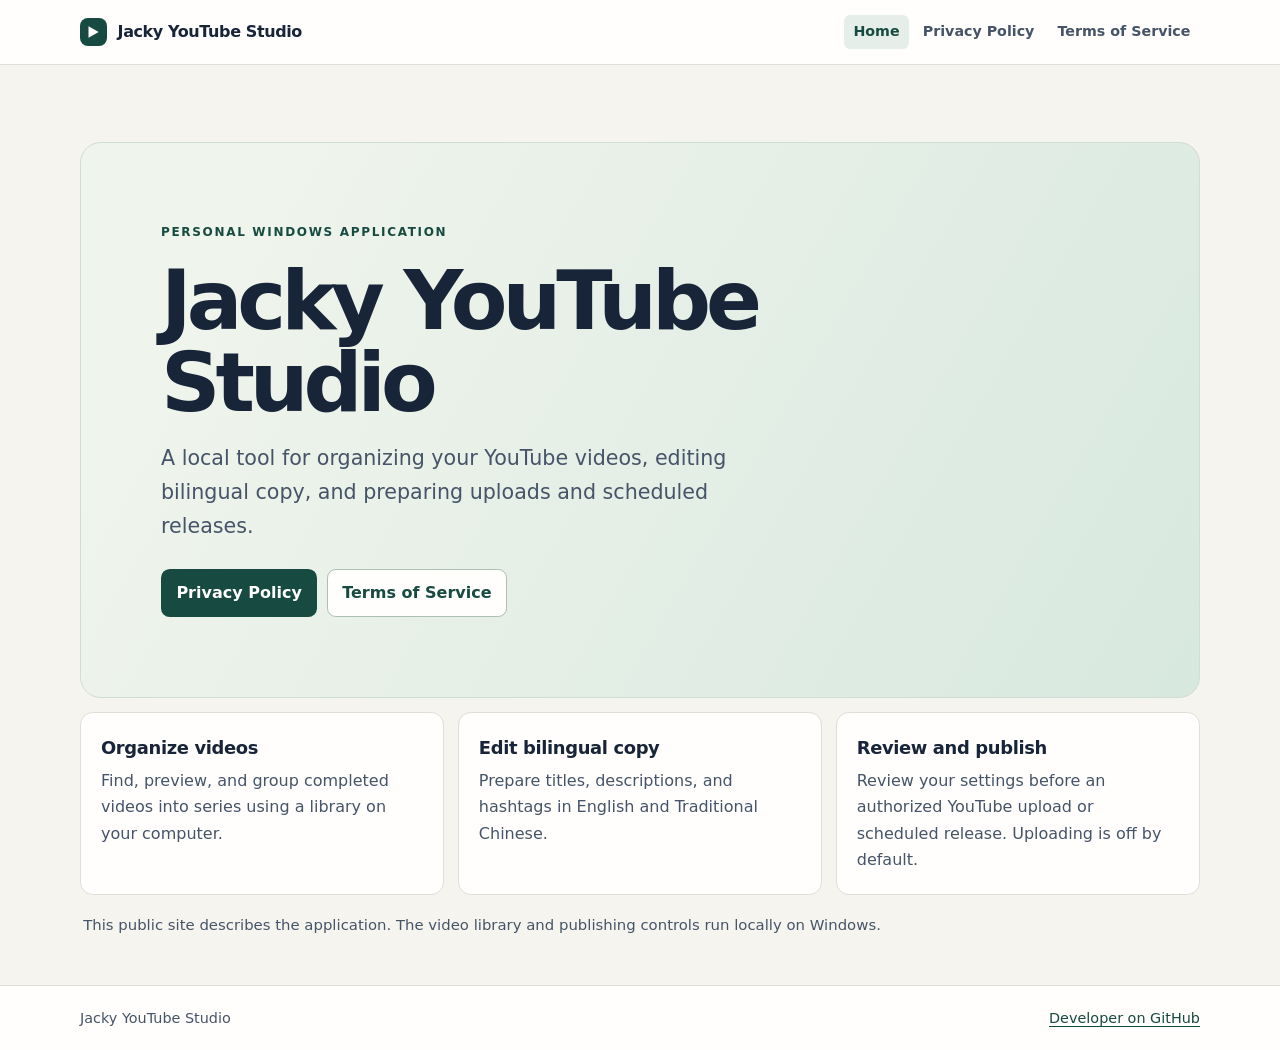
<file: index.html>
<!doctype html>
<html lang="en">
<head>
  <meta charset="utf-8">
  <meta name="viewport" content="width=device-width, initial-scale=1">
  <meta name="description" content="Personal Windows software for organizing and publishing YouTube videos.">
  <title>Jacky YouTube Studio</title>
  <link rel="stylesheet" href="styles.css">
</head>
<body>
  <a class="skip" href="#main">Skip to content</a>
  <header class="site-header"><div class="shell masthead">
    <a class="brand" href="index.html"><span class="mark" aria-hidden="true"></span>Jacky YouTube Studio</a>
    <nav aria-label="Main navigation">
      <a href="index.html" aria-current="page">Home</a>
      <a href="privacy.html">Privacy Policy</a>
      <a href="terms.html">Terms of Service</a>
    </nav>
  </div></header>
  <main id="main" class="shell home">
    <section class="hero">
      <p class="eyebrow">Personal Windows application</p>
      <h1>Jacky YouTube<br class="desktop"> Studio</h1>
      <p class="intro">A local tool for organizing your YouTube videos, editing bilingual copy, and preparing uploads and scheduled releases.</p>
      <div class="buttons">
        <a class="button" href="privacy.html">Privacy Policy</a>
        <a class="button secondary" href="terms.html">Terms of Service</a>
      </div>
    </section>
    <section class="features" aria-label="What the application does">
      <article><h2>Organize videos</h2><p>Find, preview, and group completed videos into series using a library on your computer.</p></article>
      <article><h2>Edit bilingual copy</h2><p>Prepare titles, descriptions, and hashtags in English and Traditional Chinese.</p></article>
      <article><h2>Review and publish</h2><p>Review your settings before an authorized YouTube upload or scheduled release. Uploading is off by default.</p></article>
    </section>
    <p class="note">This public site describes the application. The video library and publishing controls run locally on Windows.</p>
  </main>
  <footer class="site-footer"><div class="shell masthead">
    <span>Jacky YouTube Studio</span><a href="https://github.com/jacky888093">Developer on GitHub</a>
  </div></footer>
</body>
</html>
</file>
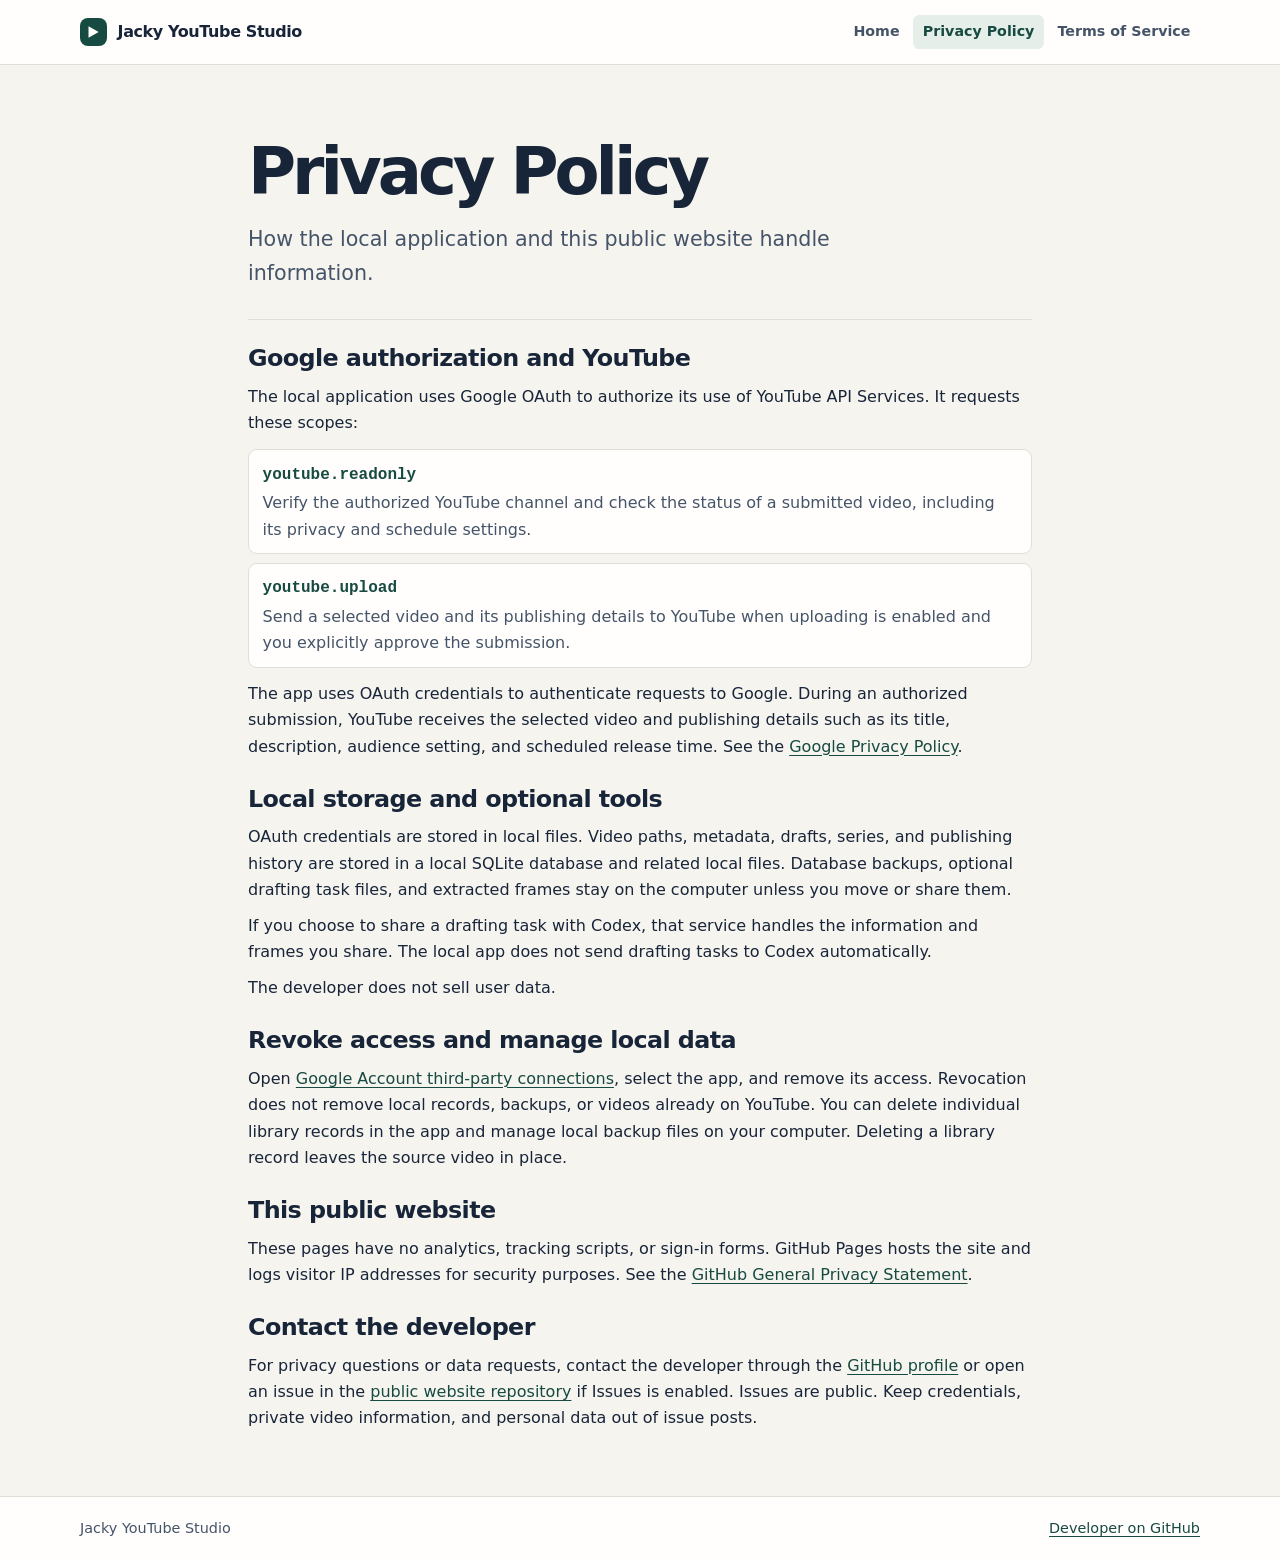
<file: privacy.html>
<!doctype html>
<html lang="en">
<head>
  <meta charset="utf-8">
  <meta name="viewport" content="width=device-width, initial-scale=1">
  <meta name="description" content="How Jacky YouTube Studio handles Google OAuth and video data.">
  <title>Privacy Policy | Jacky YouTube Studio</title>
  <link rel="stylesheet" href="styles.css">
</head>
<body>
  <a class="skip" href="#main">Skip to content</a>
  <header class="site-header"><div class="shell masthead">
    <a class="brand" href="index.html"><span class="mark" aria-hidden="true"></span>Jacky YouTube Studio</a>
    <nav aria-label="Main navigation">
      <a href="index.html">Home</a>
      <a href="privacy.html" aria-current="page">Privacy Policy</a>
      <a href="terms.html">Terms of Service</a>
    </nav>
  </div></header>
  <main id="main" class="shell document">
    <header><h1>Privacy Policy</h1><p class="intro">How the local application and this public website handle information.</p></header>
    <section><h2>Google authorization and YouTube</h2><p>The local application uses Google OAuth to authorize its use of YouTube API Services. It requests these scopes:</p>
<dl class="scopes"><div><dt><code>youtube.readonly</code></dt><dd>Verify the authorized YouTube channel and check the status of a submitted video, including its privacy and schedule settings.</dd></div>
<div><dt><code>youtube.upload</code></dt><dd>Send a selected video and its publishing details to YouTube when uploading is enabled and you explicitly approve the submission.</dd></div></dl>
<p>The app uses OAuth credentials to authenticate requests to Google. During an authorized submission, YouTube receives the selected video and publishing details such as its title, description, audience setting, and scheduled release time. See the <a href="https://policies.google.com/privacy">Google Privacy Policy</a>.</p></section>
    <section><h2>Local storage and optional tools</h2><p>OAuth credentials are stored in local files. Video paths, metadata, drafts, series, and publishing history are stored in a local SQLite database and related local files. Database backups, optional drafting task files, and extracted frames stay on the computer unless you move or share them.</p>
<p>If you choose to share a drafting task with Codex, that service handles the information and frames you share. The local app does not send drafting tasks to Codex automatically.</p>
<p>The developer does not sell user data.</p></section>
    <section><h2>Revoke access and manage local data</h2><p>Open <a href="https://myaccount.google.com/connections">Google Account third-party connections</a>, select the app, and remove its access. Revocation does not remove local records, backups, or videos already on YouTube. You can delete individual library records in the app and manage local backup files on your computer. Deleting a library record leaves the source video in place.</p></section>
    <section><h2>This public website</h2><p>These pages have no analytics, tracking scripts, or sign-in forms. GitHub Pages hosts the site and logs visitor IP addresses for security purposes. See the <a href="https://docs.github.com/en/site-policy/privacy-policies/github-general-privacy-statement">GitHub General Privacy Statement</a>.</p></section>
    <section><h2>Contact the developer</h2><p>For privacy questions or data requests, contact the developer through the <a href="https://github.com/jacky888093">GitHub profile</a> or open an issue in the <a href="https://github.com/jacky888093/jacky888093.github.io/issues">public website repository</a> if Issues is enabled. Issues are public. Keep credentials, private video information, and personal data out of issue posts.</p></section>
  </main>
  <footer class="site-footer"><div class="shell masthead">
    <span>Jacky YouTube Studio</span><a href="https://github.com/jacky888093">Developer on GitHub</a>
  </div></footer>
</body>
</html>
</file>
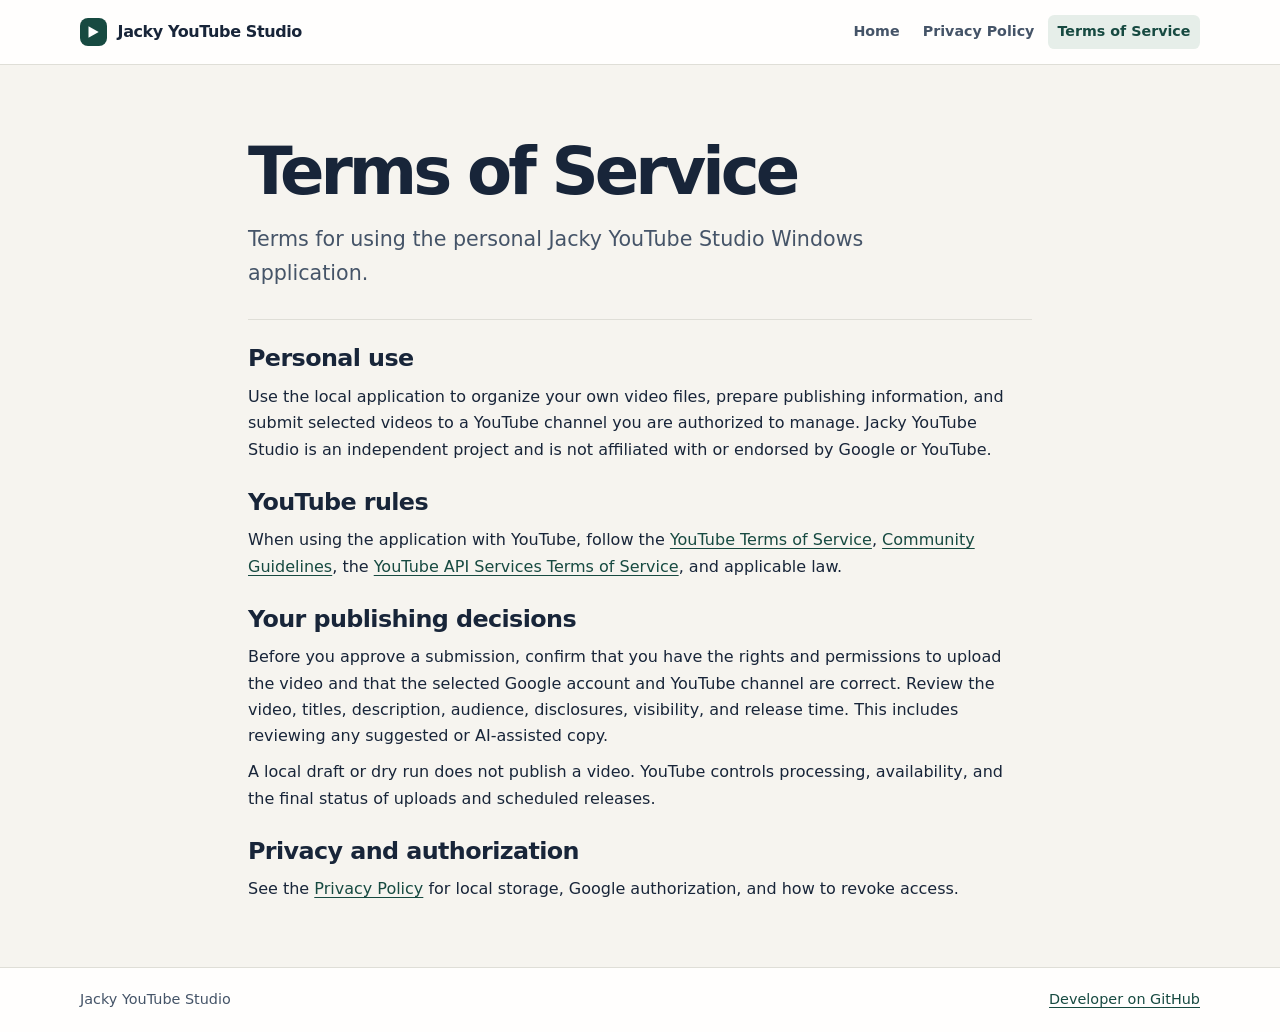
<file: terms.html>
<!doctype html>
<html lang="en">
<head>
  <meta charset="utf-8">
  <meta name="viewport" content="width=device-width, initial-scale=1">
  <meta name="description" content="Terms for the personal Jacky YouTube Studio Windows application.">
  <title>Terms of Service | Jacky YouTube Studio</title>
  <link rel="stylesheet" href="styles.css">
</head>
<body>
  <a class="skip" href="#main">Skip to content</a>
  <header class="site-header"><div class="shell masthead">
    <a class="brand" href="index.html"><span class="mark" aria-hidden="true"></span>Jacky YouTube Studio</a>
    <nav aria-label="Main navigation">
      <a href="index.html">Home</a>
      <a href="privacy.html">Privacy Policy</a>
      <a href="terms.html" aria-current="page">Terms of Service</a>
    </nav>
  </div></header>
  <main id="main" class="shell document">
    <header><h1>Terms of Service</h1><p class="intro">Terms for using the personal Jacky YouTube Studio Windows application.</p></header>
    <section><h2>Personal use</h2><p>Use the local application to organize your own video files, prepare publishing information, and submit selected videos to a YouTube channel you are authorized to manage. Jacky YouTube Studio is an independent project and is not affiliated with or endorsed by Google or YouTube.</p></section>
    <section><h2>YouTube rules</h2><p>When using the application with YouTube, follow the <a href="https://www.youtube.com/t/terms">YouTube Terms of Service</a>, <a href="https://www.youtube.com/howyoutubeworks/policies/community-guidelines/">Community Guidelines</a>, the <a href="https://developers.google.com/youtube/terms/api-services-terms-of-service">YouTube API Services Terms of Service</a>, and applicable law.</p></section>
    <section><h2>Your publishing decisions</h2><p>Before you approve a submission, confirm that you have the rights and permissions to upload the video and that the selected Google account and YouTube channel are correct. Review the video, titles, description, audience, disclosures, visibility, and release time. This includes reviewing any suggested or AI-assisted copy.</p>
<p>A local draft or dry run does not publish a video. YouTube controls processing, availability, and the final status of uploads and scheduled releases.</p></section>
    <section><h2>Privacy and authorization</h2><p>See the <a href="privacy.html">Privacy Policy</a> for local storage, Google authorization, and how to revoke access.</p></section>
  </main>
  <footer class="site-footer"><div class="shell masthead">
    <span>Jacky YouTube Studio</span><a href="https://github.com/jacky888093">Developer on GitHub</a>
  </div></footer>
</body>
</html>
</file>
<file: styles.css>
:root {
  color-scheme: light;
  --ink: #182539;
  --muted: #455468;
  --paper: #fffefd;
  --ground: #f6f4ef;
  --line: #dfded7;
  --accent: #174a41;
}
* { box-sizing: border-box; }
body { margin: 0; min-height: 100vh; min-height: 100dvh; display: flex; flex-direction: column; color: var(--ink); background: var(--ground); font: 1rem/1.65 system-ui, "Segoe UI", sans-serif; }
main { flex: 1; }
a { color: var(--accent); text-underline-offset: .18em; }
a:hover { text-decoration-thickness: .13em; }
:focus-visible { outline: 3px solid #87622a; outline-offset: 4px; }
.shell { width: min(calc(100% - 3rem), 70rem); margin-inline: auto; }
.skip { position: absolute; left: 1rem; top: 1rem; padding: .5rem .75rem; background: white; transform: translateY(-200%); }
.skip:focus { transform: none; z-index: 1; }
.site-header,.site-footer { background: var(--paper); }
.site-header { border-bottom: 1px solid var(--line); }
.site-footer { border-top: 1px solid var(--line); color: var(--muted); font-size: .9rem; }
.masthead { min-height: 4rem; display: flex; align-items: center; justify-content: space-between; gap: .5rem 1rem; padding-block: .75rem; }
.brand { display: inline-flex; align-items: center; gap: .65rem; font-weight: 760; color: var(--ink); text-decoration: none; letter-spacing: -.025em; }
.mark { display: grid; place-items: center; background: var(--accent); width: 1.7rem; height: 1.7rem; border-radius: .5rem; }
.mark::before { content: ""; width: .64rem; height: .72rem; background: white; clip-path: polygon(0 0,100% 50%,0 100%); }
nav { display: flex; flex-wrap: wrap; gap: .25rem; }
nav a { display: block; padding: .35rem .6rem; border-radius: .4rem; color: var(--muted); text-decoration: none; font-size: .89rem; font-weight: 600; }
nav a:hover,nav a[aria-current] { background: #e6eee9; color: var(--accent); }
.home { padding-block: clamp(2rem,6vw,5rem) 3rem; }
.hero { padding: clamp(2rem,7vw,5rem); border: 1px solid #cfddd6; border-radius: 1.3rem; background: linear-gradient(120deg,#eff4ec 15%,#d7e8df); }
.eyebrow { margin: 0 0 1rem; color: var(--accent); font-size: .75rem; font-weight: 760; letter-spacing: .14em; text-transform: uppercase; }
h1,h2,p { margin: 0; }
h1 { font-size: clamp(2.3rem,6.45vw,5.4rem); line-height: 1; font-weight: 780; letter-spacing: -.061em; overflow-wrap: break-word; }
.intro { max-width: 39rem; margin-top: 1.1rem; color: var(--muted); font-size: clamp(1.07rem,2.1vw,1.29rem); }
.buttons { display: flex; flex-wrap: wrap; gap: .6rem; margin-top: 1.6rem; }
.button { padding: .62rem .9rem; border: 1px solid transparent; border-radius: .55rem; background: var(--accent); color: white; text-decoration: none; font-weight: 650; }
.button:hover { background: #103a33; }
.button.secondary { background: var(--paper); color: var(--accent); border-color: #a9c0b3; }
.button.secondary:hover { background: #eaf2ec; }
.features { display: grid; grid-template-columns: repeat(3,minmax(0,1fr)); gap: .85rem; margin-block: .85rem; }
.features article { padding: 1.25rem; border: 1px solid var(--line); border-radius: .8rem; background: var(--paper); }
.features h2 { font-size: 1.12rem; letter-spacing: -.02em; }
.features p,.note { color: var(--muted); }
.features p { margin-top: .35rem; }
.note { margin: 1.15rem .2rem 0; font-size: .93rem; }
.document { max-width: 49rem; padding-block: clamp(2.4rem,6vw,4.6rem) 4rem; }
.document h1 { font-size: clamp(2.3rem,6vw,4.1rem); }
.document header { padding-bottom: 1.8rem; border-bottom: 1px solid var(--line); }
.document section { margin-top: 1.55rem; }
.document h2 { font-size: clamp(1.24rem,3vw,1.49rem); line-height: 1.25; letter-spacing: -.025em; }
.document section p { margin-top: .6rem; }
.scopes { display: grid; gap: .55rem; margin-block: .8rem; }
.scopes div { padding: .65rem .85rem; border: 1px solid var(--line); border-radius: .55rem; background: var(--paper); }
.scopes dt { font-weight: 700; color: var(--accent); }
.scopes dd { margin: .12rem 0 0; color: var(--muted); }
@media(max-width: 42rem) {
  .shell { width: calc(100% - 2rem); }
  .masthead { flex-wrap: wrap; }
  .masthead nav { margin-left: -.55rem; }
  .hero { padding: 1.6rem; }
  .features { grid-template-columns: 1fr; }
  .desktop { display: none; }
}
</file>
